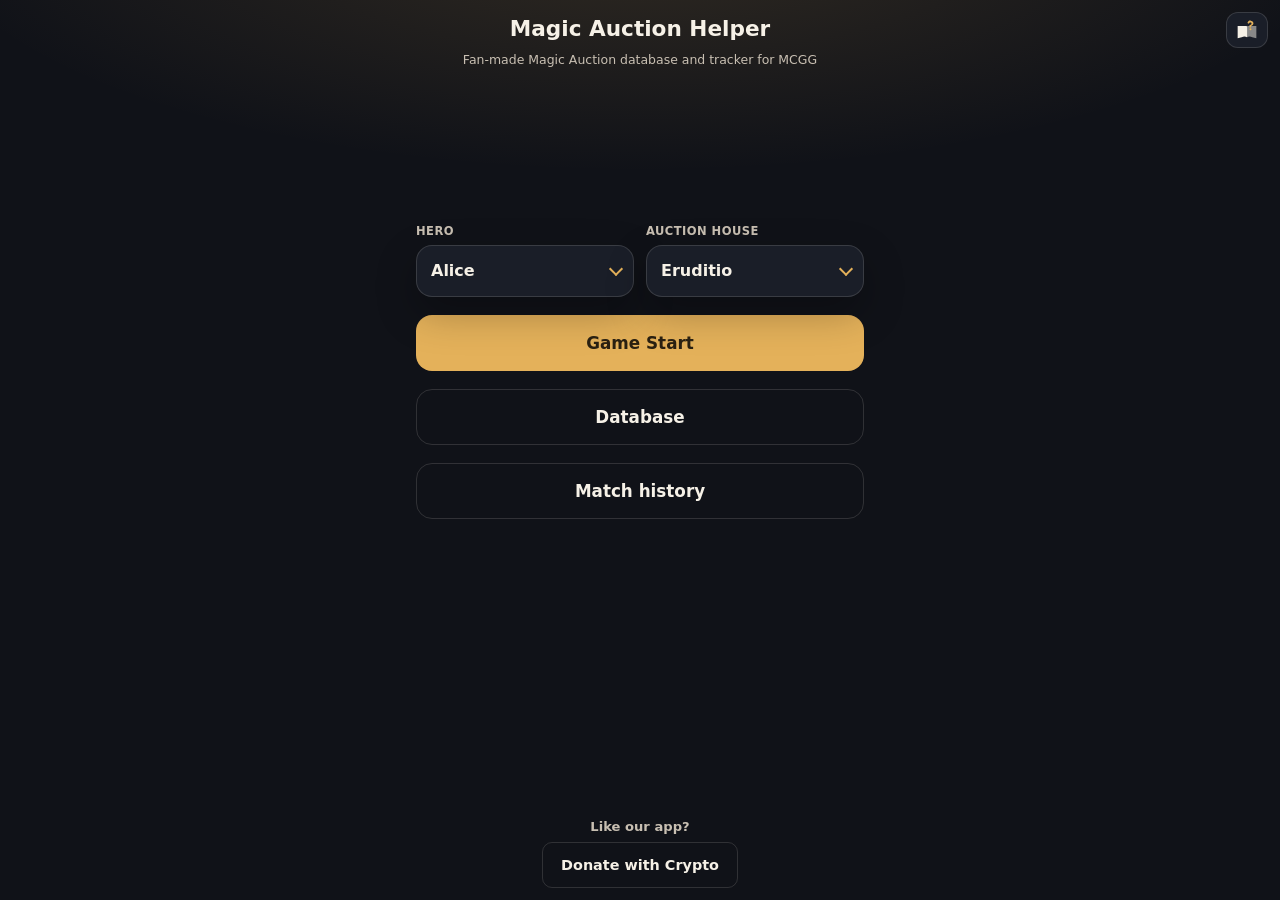
<file: index.html>
<!DOCTYPE html>
<html lang="en">
  <head>
    <meta charset="utf-8">
    <meta name="viewport" content="width=device-width, initial-scale=1, viewport-fit=cover">
    <meta name="theme-color" content="#101218">
    <meta name="description" content="Fan-made Magic Auction database and MCGG helper for Magic Chess: Go Go. Track revealed treasures, split counts by rarity, type, and size, and get a safe bet, calculated risk, and never more than.">
    <meta name="keywords" content="magic auction, magic auction database, magic auction mcgg, magic auction mcgg helper, magic auction mcgg tracker, magic auction mcgg database, magic auction helper, magic auction tracker, magic auction go go, magic chess go go, mcgg magic auction, magic auction treasure database, magic auction safe bet, magic auction match history">
    <meta name="robots" content="index, follow">
    <meta name="author" content="BM-Blake">
    <meta name="mobile-web-app-capable" content="yes">
    <meta name="apple-mobile-web-app-capable" content="yes">
    <meta name="apple-mobile-web-app-status-bar-style" content="black-translucent">
    <meta name="apple-mobile-web-app-title" content="Magic Auction Helper">
    <title>Magic Auction Database and Tracker for MCGG</title>
    <link rel="canonical" href="https://bm-blake.github.io/magic-auction-helper/">
    <meta property="og:title" content="Magic Auction Database and Tracker for MCGG">
    <meta property="og:description" content="Fan-made Magic Auction database and MCGG helper for Magic Chess: Go Go. Track a round, split revealed counts, and get a safe bet.">
    <meta property="og:type" content="website">
    <meta property="og:url" content="https://bm-blake.github.io/magic-auction-helper/">
    <meta property="og:site_name" content="Magic Auction Helper">
    <meta property="og:locale" content="en_US">
    <meta name="twitter:card" content="summary">
    <meta name="twitter:title" content="Magic Auction Database and Tracker for MCGG">
    <meta name="twitter:description" content="Fan-made Magic Auction database and MCGG helper for Magic Chess: Go Go. Track a round, split revealed counts, and get a safe bet.">
    <script type="application/ld+json">
      {
        "@context": "https://schema.org",
        "@type": "WebApplication",
        "name": "Magic Auction Helper",
        "alternateName": ["Magic Auction", "Magic Auction Database", "Magic Auction Tracker", "Magic Auction Helper", "Magic Auction MCGG", "Magic Auction MCGG Helper", "Magic Auction MCGG Tracker", "Magic Auction MCGG Database", "Magic Auction Go Go", "Magic Auction Match History"],
        "applicationCategory": "UtilitiesApplication",
        "operatingSystem": "Any",
        "url": "https://bm-blake.github.io/magic-auction-helper/",
        "description": "Fan-made Magic Auction database and MCGG helper for Magic Chess: Go Go. Track revealed treasures, split counts by rarity, type, and size, and get a safe bet, calculated risk, and never more than.",
        "isAccessibleForFree": true,
        "offers": { "@type": "Offer", "price": "0", "priceCurrency": "USD" },
        "author": { "@type": "Person", "name": "BM-Blake", "url": "https://github.com/BM-Blake" },
        "keywords": "magic auction, magic auction database, magic auction mcgg, magic auction mcgg helper, magic auction mcgg tracker, magic auction mcgg database, magic auction helper, magic auction tracker, magic auction go go, magic chess go go, mcgg magic auction, magic auction treasure database, magic auction safe bet, magic auction match history"
      }
    </script>
    <link rel="icon" href="icon.png?v=292" type="image/png">
    <link rel="manifest" href="manifest.webmanifest">
    <link rel="stylesheet" href="styles.css?v=292">
  </head>
  <body>
    <div class="app">
      <p id="load-error" class="card error" hidden></p>

      <section id="scene-menu" class="scene scene-menu" aria-label="Main menu">
        <button type="button" id="open-manual" class="manual-btn" aria-haspopup="dialog" aria-controls="manual-dialog" aria-label="User manual">
          <svg viewBox="0 0 32 32" aria-hidden="true">
            <path fill="currentColor" d="M4.5 11.2h10.4c.7 0 1.2.5 1.2 1.2V25c-1.8-1-3.8-1.4-6.6-.2L4.5 26.2V11.2z"/>
            <path fill="currentColor" opacity=".5" d="M27.5 11.2H17.1c-.7 0-1.2.5-1.2 1.2V25c1.8-1 3.8-1.4 6.6-.2l5 1.4V11.2z"/>
            <path fill="var(--gold)" d="M20.2 4.6c2.2 0 3.7 1.35 3.7 3.05 0 1.4-.8 2.35-2.2 3l-.7.35V13h-1.95v-2.7l1.45-.75c.7-.38 1.1-.9 1.1-1.5 0-.75-.6-1.3-1.35-1.3-1 0-1.6.55-1.85 1.45l-1.9-.7c.55-2.05 2.2-3.4 3.7-3.4z"/>
            <circle cx="20.25" cy="15.15" r="1.2" fill="var(--gold)"/>
          </svg>
        </button>
        <h1 class="app-title"><span class="app-name">Magic Auction Helper</span><span>Fan-made Magic Auction database and tracker for MCGG</span></h1>
        <div class="menu-picks">
          <div class="pick">
            <p class="pick-title" id="hero-label">Hero</p>
            <div class="house-picker" id="hero-picker" data-picker="hero">
              <select id="hero" class="visually-hidden" tabindex="-1" aria-hidden="true"></select>
              <button type="button" id="hero-toggle" class="house-toggle" aria-haspopup="listbox" aria-expanded="false" aria-controls="hero-menu" aria-labelledby="hero-label hero-current">
                <span id="hero-current"></span>
              </button>
              <ul id="hero-menu" class="house-menu" role="listbox" aria-labelledby="hero-label" hidden></ul>
            </div>
          </div>
          <div class="pick">
            <p class="pick-title" id="house-label">Auction house</p>
            <div class="house-picker" id="house-picker" data-picker="house">
              <select id="house" class="visually-hidden" tabindex="-1" aria-hidden="true"></select>
              <button type="button" id="house-toggle" class="house-toggle" aria-haspopup="listbox" aria-expanded="false" aria-controls="house-menu" aria-labelledby="house-label house-current">
                <span id="house-current"></span>
              </button>
              <ul id="house-menu" class="house-menu" role="listbox" aria-labelledby="house-label" hidden></ul>
            </div>
          </div>
        </div>
        <button type="button" id="game-start" class="menu-btn">Game Start</button>
        <button type="button" id="open-database" class="menu-btn menu-btn-secondary">Database</button>
        <button type="button" id="open-history" class="menu-btn menu-btn-secondary">Match history</button>
        <div class="support">
          <p class="support-prompt">Like our app?</p>
          <div class="support-actions">
            <script type="text/javascript" src="https://cdnjs.buymeacoffee.com/1.0.0/button.prod.min.js" data-name="bmc-button" data-slug="magicauctionhelper" data-color="#FFDD00" data-emoji="" data-font="Cookie" data-text="Buy me a coffee" data-outline-color="#000000" data-font-color="#000000" data-coffee-color="#ffffff"></script>
            <button type="button" id="crypto-open" class="support-crypto" aria-haspopup="dialog" aria-controls="crypto-dialog">Donate with Crypto</button>
          </div>
        </div>
      </section>

      <section id="scene-database" class="scene scene-database" hidden>
        <div class="database-head">
          <div class="title-row">
            <h1 class="house-name">Magic Auction Database</h1>
            <button type="button" id="close-database" class="ghost">Back</button>
          </div>
          <label class="field database-search">
            <span>Search</span>
            <input id="database-query" type="search" placeholder="Treasure name" enterkeyhint="search" autocomplete="off">
          </label>
          <div class="database-filter-row">
            <button type="button" class="detail-cat-btn" data-database-toggle="rarity" aria-expanded="false" aria-controls="database-rarities">
              <span>Rarity</span>
              <span class="count" data-database-value="rarity">Any</span>
            </button>
            <button type="button" class="detail-cat-btn" data-database-toggle="type" aria-expanded="false" aria-controls="database-types">
              <span>Type</span>
              <span class="count" data-database-value="type">Any</span>
            </button>
            <button type="button" class="detail-cat-btn" data-database-toggle="size" aria-expanded="false" aria-controls="database-sizes">
              <span>Size</span>
              <span class="count" data-database-value="size">Any</span>
            </button>
          </div>
          <div id="database-rarities" class="chips database-choices" hidden></div>
          <div id="database-types" class="chips database-choices" hidden></div>
          <div id="database-sizes" class="chips database-sizes database-choices" hidden></div>
          <div class="database-bar">
            <p id="database-count" class="hint"></p>
            <div class="database-sort">
              <span id="database-sort-label">Sort</span>
              <div class="database-sort-picker">
                <button type="button" id="database-sort-toggle" class="database-sort-toggle" aria-haspopup="listbox" aria-expanded="false" aria-controls="database-sort-menu" aria-labelledby="database-sort-label database-sort-current">
                  <span id="database-sort-current">High price</span>
                </button>
                <ul id="database-sort-menu" class="database-sort-menu" role="listbox" aria-labelledby="database-sort-label" hidden>
                  <li role="none"><button type="button" role="option" data-sort="rarity">Rarity</button></li>
                  <li role="none"><button type="button" role="option" data-sort="name">Name</button></li>
                  <li role="none"><button type="button" role="option" data-sort="price-asc">Low price</button></li>
                  <li role="none"><button type="button" role="option" data-sort="price-desc" aria-selected="true">High price</button></li>
                </ul>
              </div>
            </div>
          </div>
        </div>
        <ul id="database-list" class="database-list"></ul>
        <p id="database-empty" class="hint" hidden>No treasures match.</p>
      </section>

      <section id="scene-history" class="scene scene-history" hidden>
        <div class="title-row">
          <h1 class="house-name">Match history</h1>
          <button type="button" id="close-history" class="ghost">Back</button>
        </div>
        <p class="hint">End game saves the round here, with the recommendation prices and the result you enter.</p>
        <p id="match-empty" class="empty" hidden>No matches yet.</p>
        <ul id="match-list" class="match-list"></ul>
      </section>

      <section id="scene-tracker" class="scene scene-tracker" hidden>
      <div id="game-bar">
        <div class="title-row">
          <p id="house-name" class="house-name"></p>
          <button type="button" id="end-game" class="ghost">End game</button>
        </div>
        <p id="network" class="status" hidden></p>
        <section class="worth" aria-live="polite">
          <div class="worth-figure">
            <p class="worth-label">Estimate worth</p>
            <p id="worth-range" class="worth-range">0</p>
          </div>
          <div class="bid-levels">
            <p class="worth-label">Recommendations</p>
            <div class="worth-figure">
              <p class="worth-label">Safe bet</p>
              <p id="recommended-bid" class="worth-range">0</p>
            </div>
            <div class="worth-figure">
              <p class="worth-label">Calculated risk</p>
              <p id="bid-risk" class="worth-range">0</p>
            </div>
            <div class="worth-figure">
              <p class="worth-label">Never more than</p>
              <p id="bid-cap" class="worth-range">0</p>
            </div>
          </div>
        </section>
        <div class="known-picker" id="known-picker">
          <p class="worth-label" id="known-label">Item list</p>
          <button type="button" id="known-toggle" class="house-toggle" aria-haspopup="listbox" aria-expanded="false" aria-controls="known-menu" aria-labelledby="known-label known-current">
            <span id="known-current">None yet</span>
          </button>
          <ul id="known-menu" class="house-menu known-menu" role="listbox" aria-labelledby="known-label" hidden></ul>
        </div>
      </div>

      <main id="game-main">

        <section class="card" aria-labelledby="info-heading">
          <h2 id="info-heading">Available information</h2>

          <div class="exact">
            <p class="worth-label">Total treasures</p>
            <div class="exact-line">
              <p id="treasure-total" class="exact-total">0</p>
              <button type="button" id="treasure-max" class="text-btn" hidden>Max</button>
            </div>
          </div>

          <div class="exact">
            <p class="worth-label">Known total</p>
            <p id="exact-total" class="exact-total">0</p>
          </div>

          <p id="info-empty" class="empty">Nothing revealed yet.</p>

          <fieldset id="rarity-group" hidden>
            <legend>
              <span>Rarity</span>
              <span id="rarity-known" class="rarity-known"></span>
              <span id="rarity-open" class="rarity-open" hidden></span>
            </legend>
            <div id="rarities" class="chips" role="group" aria-label="Revealed rarities"></div>
          </fieldset>

          <fieldset id="type-group" hidden>
            <legend>Type</legend>
            <div id="types" class="chips" role="group" aria-label="Revealed types"></div>
          </fieldset>

          <fieldset id="size-group" hidden>
            <legend>Size</legend>
            <div id="sizes" class="chips" role="group" aria-label="Revealed sizes"></div>
          </fieldset>

          <div id="detail" class="detail" hidden>
            <h3 id="detail-title"></h3>
            <p id="detail-empty" class="empty" hidden>None listed yet.</p>
            <ul id="detail-list" class="detail-list"></ul>
          </div>
        </section>
      </main>
      </section>
    </div>

    <button type="button" id="fab" class="fab" aria-label="Add information" hidden>+</button>
    <form id="sheet" class="sheet" hidden>
      <div class="sheet-top">
        <div class="form-head">
          <h2>Add information</h2>
          <button type="button" id="close-sheet" class="text-btn">Close</button>
        </div>
        <p class="hint">Each count adds that many treasures.</p>
      </div>
      <div id="groups"></div>
      <button type="button" id="add-group" class="add-another">Add another</button>
      <p id="form-error" class="form-error" role="alert" hidden></p>
      <button type="submit" class="primary">Add</button>
    </form>
    <dialog id="manual-dialog" class="manual-dialog" aria-labelledby="manual-title">
      <div class="form-head">
        <h2 id="manual-title">User manual</h2>
        <button type="button" id="close-manual" class="text-btn">Close</button>
      </div>
      <div class="manual-body">
        <div class="manual-item">
          <button type="button" class="manual-toggle" aria-expanded="false" aria-controls="manual-start">
            <span>Start a game</span>
            <span class="manual-arrow" aria-hidden="true"></span>
          </button>
          <div id="manual-start" class="manual-panel" hidden>
            <p>Choose a hero and an auction house, then tap Game Start. End game saves the round to Match history when it has treasures or a total, then clears the treasures and keeps your hero and house.</p>
          </div>
        </div>
        <div class="manual-item">
          <button type="button" class="manual-toggle" aria-expanded="false" aria-controls="manual-add">
            <span>Adding treasures</span>
            <span class="manual-arrow" aria-hidden="true"></span>
          </button>
          <div id="manual-add" class="manual-panel" hidden>
            <p>Tap + to add information. Known count adds that many treasures. Open rarity, type, or size and use the up and down arrows beside each count to split that count across different values, the same way the information card does. Max replaces that category's maximum. A lower maximum removes treasures that have only that category until the listed count matches. It is refused when a treasure that already has another property would have to be removed. Both replaces the listed count and the maximum with the new number, using that same rule. A maximum with no rarity, type, or size sets the treasure total and keeps Max on. You cannot add treasures past that total. Max beside Total treasures saves the current count as the treasure total, and tapping it again clears that one.</p>
          </div>
        </div>
        <div class="manual-item">
          <button type="button" class="manual-toggle" aria-expanded="false" aria-controls="manual-heroes">
            <span>Heroes</span>
            <span class="manual-arrow" aria-hidden="true"></span>
          </button>
          <div id="manual-heroes" class="manual-panel" hidden>
            <div class="manual-item manual-sub">
              <button type="button" class="manual-toggle" aria-expanded="false" aria-controls="manual-johnson">
                <span>Johnson</span>
                <span class="manual-arrow" aria-hidden="true"></span>
              </button>
              <div id="manual-johnson" class="manual-panel" hidden>
                <p>The first time you add information as Johnson, gray, green, and blue share one card. Each number is how many there are, and their maximum. You can remove that card.</p>
              </div>
            </div>
            <div class="manual-item manual-sub">
              <button type="button" class="manual-toggle" aria-expanded="false" aria-controls="manual-vale">
                <span>Vale</span>
                <span class="manual-arrow" aria-hidden="true"></span>
              </button>
              <div id="manual-vale" class="manual-panel" hidden>
                <p>Each time you add information as Vale, Updraft offers the next color: gray, then green, then blue, then purple. The number is how many there are, and their maximum. A treasure of that color that already has a size counts toward the number, so the sizes cover the rest. One that has a type and no size gets its own size. A treasure with no color can be chosen when it is this color. You can remove that card. After purple, adding returns to the normal card.</p>
              </div>
            </div>
          </div>
        </div>
        <div class="manual-item">
          <button type="button" class="manual-toggle" aria-expanded="false" aria-controls="manual-read">
            <span>Read what you have</span>
            <span class="manual-arrow" aria-hidden="true"></span>
          </button>
          <div id="manual-read" class="manual-panel" hidden>
            <p>A chip appears when that rarity, type, or size has a listed treasure, or a maximum above zero. Tap it to open those treasures. With two or more, the other categories stay available above the list. One treasure opens on its own. A count shows as listed/maximum. Unknown holds treasures that are still missing that fact. You cannot add more of a category than its maximum.</p>
          </div>
        </div>
        <div class="manual-item">
          <button type="button" class="manual-toggle" aria-expanded="false" aria-controls="manual-worth">
            <span>Worth and bids</span>
            <span class="manual-arrow" aria-hidden="true"></span>
          </button>
          <div id="manual-worth" class="manual-panel" hidden>
            <p>Estimate worth is a range from the treasure catalog, and its top stops at the house's usual value for a whole pool. Safe bet is the cheapest the whole pool can be, so winning at or under it can't lose coins. It gives every listed treasure, every treasure a color maximum still needs, and the rest of the treasure total the cheapest catalog treasure each can still be. Each catalog treasure is used once. Calculated risk and Never more than are 80% of a worth where known prices count in full. Every other treasure adds half the average price of what can still fill its slot for Calculated risk, and the average price for Never more than. Listed treasures that already fill a maximum do not raise that price. A maximum with nothing listed still leaves that color, type, or size out. A listed treasure with no color fills a color that has a maximum first, cheapest color first. A remainder that can only be gold or red uses half the average of every gold and red treasure for Calculated risk, and the average for Never more than. Anything left with more than one open color uses the sum of each open color's price, divided by the weights gray 32, green 16, blue 8, purple 4, gold 2, and red 1. A color, type, or size that cannot appear is left out. That worth stops at the house's usual pool value, and neither price goes below Safe bet. They stay at 0 until this game has a treasure, a total, or a maximum. For a house with logged match totals, before this game's treasure total is known, all three prices use the lowest logged count.</p>
          </div>
        </div>
        <div class="manual-item">
          <button type="button" class="manual-toggle" aria-expanded="false" aria-controls="manual-history">
            <span>Match history</span>
            <span class="manual-arrow" aria-hidden="true"></span>
          </button>
          <div id="manual-history" class="manual-panel" hidden>
            <p>Match history keeps each finished round on this device, including the recommendation prices. End game asks for the pool value, the winning bid, and whether you won, and each one is optional. The card shows the pool value as the reward, the winning bid as the final cost, and the profit or loss. With a pool value, each price shows the profit or loss of winning at that price. Remove drops one round from the history.</p>
          </div>
        </div>
        <div class="manual-item">
          <button type="button" class="manual-toggle" aria-expanded="false" aria-controls="manual-database">
            <span>Database</span>
            <span class="manual-arrow" aria-hidden="true"></span>
          </button>
          <div id="manual-database" class="manual-panel" hidden>
            <p>Database lists the catalog. Search by treasure name, and filter by rarity, type, and size. Tap a filter to open it, and tap the same choice again to clear it.</p>
          </div>
        </div>
        <p class="manual-note">Your game stays on this device. After the first online visit, the page keeps working offline.</p>
      </div>
    </dialog>
    <dialog id="crypto-dialog" class="crypto-dialog" aria-labelledby="crypto-title">
      <div class="form-head">
        <h2 id="crypto-title">Donate with Crypto</h2>
        <button type="button" id="close-crypto" class="text-btn">Close</button>
      </div>
      <p class="hint">Copy an address and send from the matching network.</p>
      <ul class="crypto-list">
        <li>
          <div class="crypto-row">
            <span class="crypto-chain">Multi-chain <span class="crypto-nets">(BSC, ETH, BASE, POLYGON, OP)</span></span>
            <button type="button" class="text-btn crypto-copy" data-copy="0x4cD13d89468Cc85c19C990A48506595Db459b9a7">Copy</button>
          </div>
          <code class="crypto-address">0x4cD13d89468Cc85c19C990A48506595Db459b9a7</code>
        </li>
        <li>
          <div class="crypto-row">
            <span class="crypto-chain">Bitcoin</span>
            <button type="button" class="text-btn crypto-copy" data-copy="bc1qe8lq6w023t86fg4kva57a8luwnvglnpt7stqve">Copy</button>
          </div>
          <code class="crypto-address">bc1qe8lq6w023t86fg4kva57a8luwnvglnpt7stqve</code>
        </li>
        <li>
          <div class="crypto-row">
            <span class="crypto-chain">Solana</span>
            <button type="button" class="text-btn crypto-copy" data-copy="BVWZjD2Nvy72tcyRZCuRkTUzhUhKM843ktghBbH4DaVr">Copy</button>
          </div>
          <code class="crypto-address">BVWZjD2Nvy72tcyRZCuRkTUzhUhKM843ktghBbH4DaVr</code>
        </li>
        <li>
          <div class="crypto-row">
            <span class="crypto-chain">Tron</span>
            <button type="button" class="text-btn crypto-copy" data-copy="TQCrKs7QGdeLT6Cpi92Lnk6mKSSa1vW6EM">Copy</button>
          </div>
          <code class="crypto-address">TQCrKs7QGdeLT6Cpi92Lnk6mKSSa1vW6EM</code>
        </li>
      </ul>
    </dialog>
    <dialog id="end-dialog" class="end-dialog" aria-labelledby="end-title">
      <form id="end-form" novalidate>
        <div class="form-head">
          <h2 id="end-title">End game</h2>
          <button type="button" id="close-end" class="text-btn">Cancel</button>
        </div>
        <p class="hint">This round is saved to Match history and the board is cleared. Fill in the result from the game's end screen, or leave it blank.</p>
        <label class="field">
          <span>Pool value</span>
          <input id="end-value" inputmode="text" autocomplete="off" enterkeyhint="next" placeholder="Optional, such as 450k">
        </label>
        <label class="field">
          <span>Winning bid</span>
          <input id="end-bid" inputmode="text" autocomplete="off" enterkeyhint="done" placeholder="Optional, such as 300k">
        </label>
        <div class="field">
          <span id="end-won-label">Did you win?</span>
          <div class="end-won" role="group" aria-labelledby="end-won-label">
            <button type="button" class="ghost" data-won="yes" aria-pressed="false">Yes</button>
            <button type="button" class="ghost" data-won="no" aria-pressed="false">No</button>
          </div>
        </div>
        <p id="end-error" class="form-error" role="alert" hidden></p>
        <button type="submit" class="primary">End game</button>
      </form>
    </dialog>
    <script data-goatcounter="https://blake.goatcounter.com/count" async src="https://gc.zgo.at/count.js"></script>
    <script src="app.js?v=292"></script>
  </body>
</html>
</file>
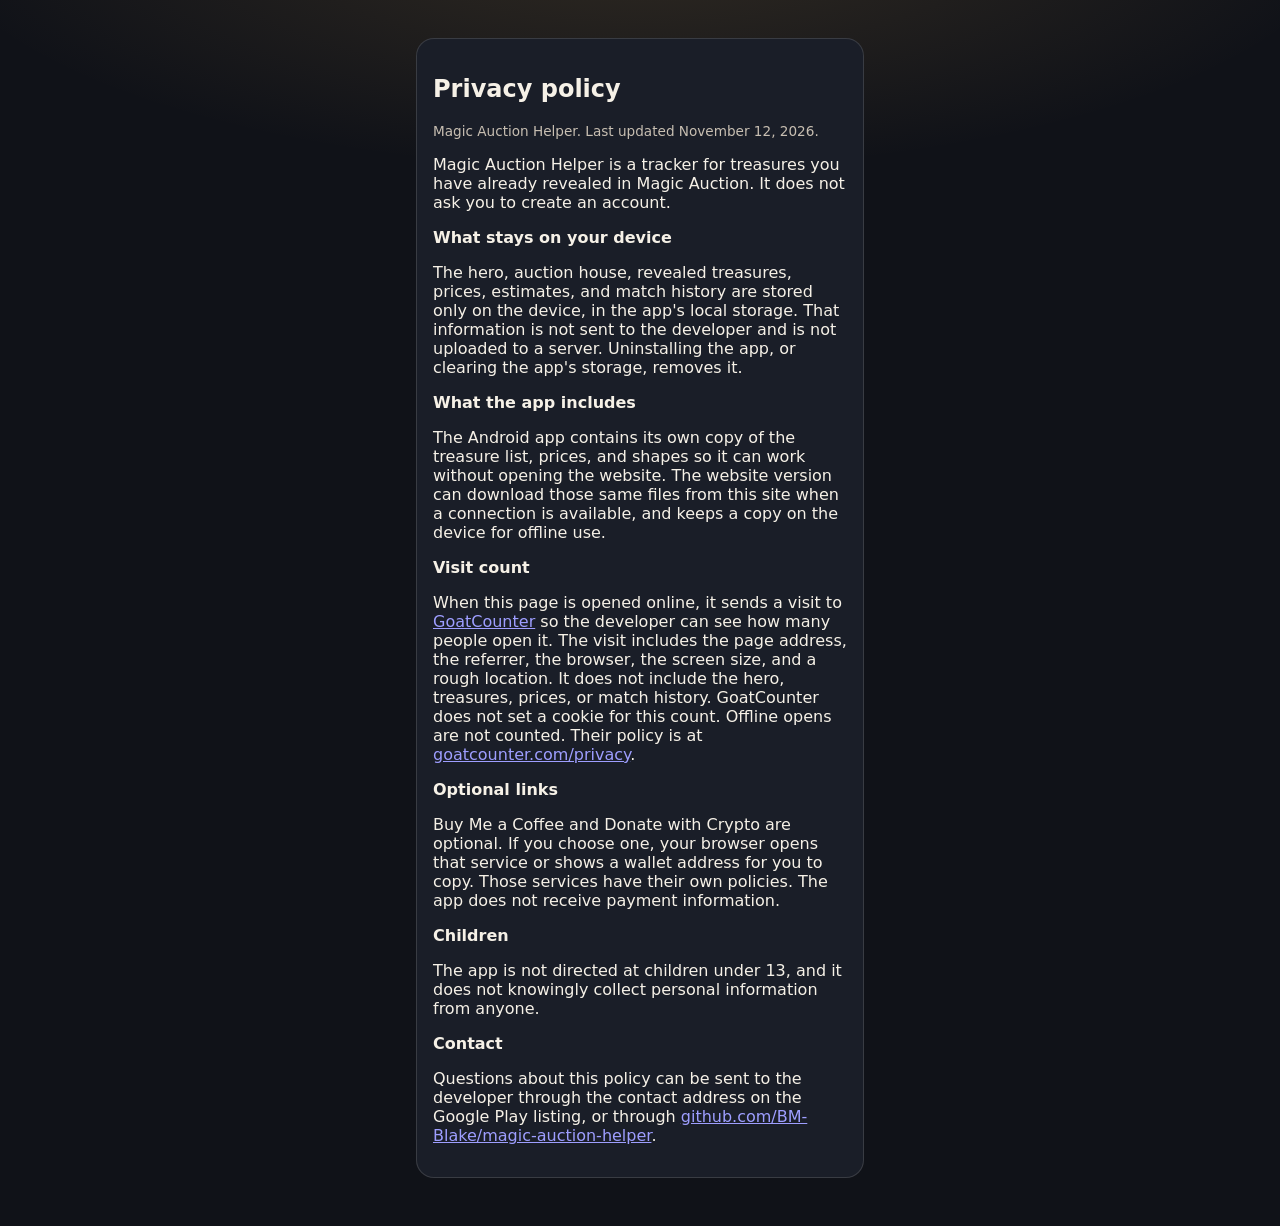
<file: privacy.html>
<!DOCTYPE html>
<html lang="en">
  <head>
    <meta charset="utf-8">
    <meta name="viewport" content="width=device-width, initial-scale=1">
    <title>Privacy policy — Magic Auction Helper</title>
    <meta name="description" content="Privacy policy for Magic Auction Helper, a fan-made Magic Auction database and MCGG helper. Match history stays on your device.">
    <meta name="robots" content="index, follow">
    <link rel="canonical" href="https://bm-blake.github.io/magic-auction-helper/privacy.html">
    <meta property="og:title" content="Privacy policy — Magic Auction Helper">
    <meta property="og:description" content="Privacy policy for Magic Auction Helper, a fan-made Magic Auction database and MCGG helper. Match history stays on your device.">
    <meta property="og:type" content="website">
    <meta property="og:url" content="https://bm-blake.github.io/magic-auction-helper/privacy.html">
    <meta property="og:site_name" content="Magic Auction Helper">
    <meta name="twitter:card" content="summary">
    <meta name="twitter:title" content="Privacy policy — Magic Auction Helper">
    <meta name="twitter:description" content="Privacy policy for Magic Auction Helper, a fan-made Magic Auction database and MCGG helper. Match history stays on your device.">
    <link rel="stylesheet" href="styles.css?v=141">
  </head>
  <body>
    <main class="app" style="padding: 24px 16px 48px;">
      <article class="card">
        <h1>Privacy policy</h1>
        <p class="hint">Magic Auction Helper. Last updated November 12, 2026.</p>
        <p>Magic Auction Helper is a tracker for treasures you have already revealed in Magic Auction. It does not ask you to create an account.</p>
        <h2>What stays on your device</h2>
        <p>The hero, auction house, revealed treasures, prices, estimates, and match history are stored only on the device, in the app's local storage. That information is not sent to the developer and is not uploaded to a server. Uninstalling the app, or clearing the app's storage, removes it.</p>
        <h2>What the app includes</h2>
        <p>The Android app contains its own copy of the treasure list, prices, and shapes so it can work without opening the website. The website version can download those same files from this site when a connection is available, and keeps a copy on the device for offline use.</p>
        <h2>Visit count</h2>
        <p>When this page is opened online, it sends a visit to <a href="https://www.goatcounter.com/">GoatCounter</a> so the developer can see how many people open it. The visit includes the page address, the referrer, the browser, the screen size, and a rough location. It does not include the hero, treasures, prices, or match history. GoatCounter does not set a cookie for this count. Offline opens are not counted. Their policy is at <a href="https://www.goatcounter.com/privacy">goatcounter.com/privacy</a>.</p>
        <h2>Optional links</h2>
        <p>Buy Me a Coffee and Donate with Crypto are optional. If you choose one, your browser opens that service or shows a wallet address for you to copy. Those services have their own policies. The app does not receive payment information.</p>
        <h2>Children</h2>
        <p>The app is not directed at children under 13, and it does not knowingly collect personal information from anyone.</p>
        <h2>Contact</h2>
        <p>Questions about this policy can be sent to the developer through the contact address on the Google Play listing, or through <a href="https://github.com/BM-Blake/magic-auction-helper">github.com/BM-Blake/magic-auction-helper</a>.</p>
      </article>
    </main>
  </body>
</html>
</file>
<file: styles.css>
:root {
  color-scheme: dark;
  --bg: #101218;
  --raise: #1a1e28;
  --raise-2: #232836;
  --line: rgba(246, 241, 231, 0.14);
  --text: #f6f1e7;
  --muted: #c8bfb2;
  --gold: #e4b15a;
  --gold-ink: #2a2112;
  --danger: #ffb4a8;
  --shadow: 0 16px 40px rgba(0, 0, 0, 0.28);
  --safe-top: env(safe-area-inset-top, 0px);
  --safe-bottom: env(safe-area-inset-bottom, 0px);
  font-family: "Segoe UI", system-ui, sans-serif;
}

* { box-sizing: border-box; }

body {
  margin: 0;
  min-height: 100vh;
  background:
    radial-gradient(1200px 420px at 50% -80px, rgba(228, 177, 90, 0.16), transparent 60%),
    var(--bg);
  color: var(--text);
}

button,
input,
select { font: inherit; color: inherit; }

button { cursor: pointer; }

.app {
  width: min(480px, 100%);
  margin: 0 auto;
  padding: calc(16px + var(--safe-top)) 16px calc(96px + var(--safe-bottom));
}

.app:has(#scene-menu:not([hidden])) {
  padding-bottom: calc(16px + var(--safe-bottom));
}

.scene[hidden] { display: none !important; }

.scene-menu {
  position: relative;
  display: flex;
  flex-direction: column;
  align-items: stretch;
  justify-content: center;
  gap: 18px;
  min-height: calc(100vh - 32px - var(--safe-top) - var(--safe-bottom));
  padding-bottom: 156px;
}

.scene-tracker #game-bar {
  position: sticky;
  top: 0;
  z-index: 2;
  margin: calc(-16px - var(--safe-top)) -16px 0;
  padding: calc(16px + var(--safe-top)) 16px 16px;
  background: var(--bg);
}

.manual-btn {
  position: fixed;
  z-index: 3;
  top: calc(12px + var(--safe-top));
  right: calc(12px + env(safe-area-inset-right, 0px));
  display: grid;
  place-items: center;
  width: 42px;
  height: 36px;
  padding: 0;
  border: 1px solid var(--line);
  border-radius: 12px;
  background: var(--raise);
  color: var(--text);
}

.manual-btn svg {
  width: 26px;
  height: 26px;
  display: block;
}

.manual-btn:hover { background: var(--raise-2); }

.app-name {
  display: block;
  margin-top: 0;
  padding: 0 48px;
  color: var(--text);
}

.app-title {
  position: absolute;
  top: 0;
  left: 0;
  right: 0;
  margin: 0;
  font-size: 1.35rem;
  font-weight: 650;
  line-height: 1.2;
  text-align: center;
}

.app-title > span:last-child {
  display: block;
  margin-top: 10px;
  color: var(--muted);
  font-size: 0.78rem;
  font-weight: 500;
  line-height: 1.3;
}

.menu-picks {
  display: grid;
  grid-template-columns: 1fr 1fr;
  gap: 12px;
  align-items: start;
}

.pick-title {
  margin: 0 0 6px;
  color: var(--muted);
  font-size: 0.72rem;
  font-weight: 650;
  letter-spacing: 0.04em;
  line-height: 1.2;
  text-align: left;
  text-transform: uppercase;
}

.house-picker {
  position: relative;
  width: 100%;
}

.house-toggle {
  display: flex;
  align-items: center;
  justify-content: space-between;
  gap: 8px;
  width: 100%;
  min-height: 52px;
  padding: 0 12px 0 14px;
  border: 1px solid var(--line);
  border-radius: 16px;
  background: var(--raise);
  color: var(--text);
  font-size: 1rem;
  font-weight: 650;
  box-shadow: var(--shadow);
}

.house-toggle > span {
  min-width: 0;
  overflow: hidden;
  text-overflow: ellipsis;
  white-space: nowrap;
}

.house-toggle::after {
  content: "";
  flex: 0 0 auto;
  width: 8px;
  height: 8px;
  margin-top: -4px;
  border-right: 2px solid var(--gold);
  border-bottom: 2px solid var(--gold);
  transform: rotate(45deg);
}

.house-toggle[aria-expanded="true"] {
  border-color: var(--gold);
}

.house-toggle[aria-expanded="true"]::after {
  margin-top: 4px;
  transform: rotate(225deg);
}

.house-menu {
  position: absolute;
  z-index: 4;
  top: calc(100% + 8px);
  left: 0;
  width: calc(200% + 12px);
  margin: 0;
  padding: 6px;
  list-style: none;
  border: 1px solid var(--line);
  border-radius: 16px;
  background: #161922;
  box-shadow: var(--shadow);
  max-height: 280px;
  overflow-y: auto;
}

#house-menu {
  left: auto;
  right: 0;
}

.house-option {
  display: flex;
  align-items: center;
  min-height: 44px;
  padding: 8px 12px;
  border-radius: 12px;
  color: var(--text);
  font-size: 1.05rem;
  font-weight: 650;
  cursor: pointer;
}

.house-option[aria-selected="true"] {
  background: var(--gold);
  color: var(--gold-ink);
}

.house-option:hover,
.house-option:focus-visible {
  background: var(--raise-2);
}

.house-option[aria-selected="true"]:hover,
.house-option[aria-selected="true"]:focus-visible {
  background: var(--gold);
  filter: brightness(1.06);
}

.house-name {
  margin: 0;
  min-width: 0;
  font-size: 1.35rem;
  font-weight: 650;
  line-height: 1.1;
}

.menu-btn {
  width: 100%;
  min-height: 56px;
  border: 0;
  border-radius: 16px;
  background: var(--gold);
  color: var(--gold-ink);
  font-size: 1.05rem;
  font-weight: 700;
}

.menu-btn:hover { filter: brightness(1.05); }

.menu-btn-secondary {
  background: transparent;
  color: var(--text);
  border: 1px solid var(--line);
}

.menu-btn:disabled {
  opacity: 0.35;
}

.match-list {
  display: flex;
  flex-direction: column;
  gap: 10px;
  margin: 14px 0 0;
  padding: 0;
  list-style: none;
}

.match-card {
  border: 1px solid var(--line);
  border-radius: 14px;
  background: var(--raise);
}

.match-open {
  display: flex;
  flex-wrap: wrap;
  align-items: center;
  gap: 6px 10px;
  width: 100%;
  padding: 12px;
  border: 0;
  background: transparent;
  color: inherit;
  text-align: left;
}

.match-title { font-weight: 650; }

.match-open .detail-arrow { margin-left: auto; }

.match-card.is-open .detail-arrow {
  margin-top: -3px;
  transform: rotate(45deg);
}

.match-meta {
  flex-basis: 100%;
  color: var(--muted);
  font-size: 0.85rem;
}

.match-detail { padding: 0 12px 12px; }

.match-detail p { margin: 0 0 8px; }

.match-items {
  margin: 0 0 10px;
  padding-left: 18px;
}

.scene-history .hint { margin-top: 8px; }

.support {
  position: fixed;
  z-index: 1;
  left: max(16px, calc(50% - 240px + 16px));
  right: max(16px, calc(50% - 240px + 16px));
  bottom: calc(12px + var(--safe-bottom));
  display: flex;
  flex-direction: column;
  align-items: center;
  gap: 8px;
}

.support-prompt {
  margin: 0;
  color: var(--muted);
  font-size: 0.82rem;
  font-weight: 650;
}

.support-actions {
  display: flex;
  flex-direction: column;
  align-items: stretch;
  gap: 8px;
  width: max-content;
  max-width: 100%;
}

.support-actions .bmc-btn-container {
  display: flex;
  justify-content: center;
  zoom: 0.82;
}

.support-crypto {
  display: flex;
  align-items: center;
  justify-content: center;
  min-height: 46px;
  padding: 0 18px;
  border: 1px solid var(--line);
  border-radius: 10px;
  background: transparent;
  color: var(--text);
  font-size: 0.9rem;
  font-weight: 700;
}

.support-crypto:hover { filter: brightness(1.05); }

.database-head {
  position: sticky;
  top: 0;
  z-index: 2;
  margin: calc(-16px - var(--safe-top)) -16px 0;
  padding: calc(16px + var(--safe-top)) 16px 8px;
  background: var(--bg);
}

.database-search {
  margin-top: 4px;
  margin-bottom: 16px;
}

.database-search input {
  background: var(--raise);
  border-radius: 14px;
}

.database-filter-row {
  display: grid;
  grid-template-columns: repeat(3, minmax(0, 1fr));
  gap: 10px;
}

.detail-cat-btn {
  display: flex;
  align-items: center;
  justify-content: space-between;
  gap: 8px;
  width: 100%;
  border: 1px solid var(--line);
  background: var(--bg);
  color: inherit;
  font: inherit;
}

.database-filter-row .detail-cat-btn {
  flex-direction: column;
  justify-content: center;
  gap: 1px;
  min-width: 0;
  min-height: 48px;
  padding: 4px 6px;
  border-radius: 12px;
  background: var(--raise);
}

.database-filter-row .detail-cat-btn:hover { background: var(--raise-2); }

.database-filter-row .detail-cat-btn > span:first-child {
  color: var(--muted);
  font-size: 0.62rem;
  font-weight: 650;
  letter-spacing: 0.06em;
  text-transform: uppercase;
}

.database-filter-row .detail-cat-btn .count {
  min-width: 0;
  max-width: 100%;
  padding: 0;
  border-radius: 0;
  background: transparent;
  color: var(--text);
  font-size: 0.82rem;
  font-weight: 650;
  overflow: hidden;
  text-overflow: ellipsis;
  white-space: nowrap;
}

.database-filter-row .detail-cat-btn.is-open {
  border-color: var(--gold);
  background: var(--raise-2);
}

.database-choices { margin-top: 8px; }

.database-choices[hidden] { display: none; }

.database-sizes .chip {
  min-height: 36px;
  padding: 0 10px;
  font-size: 0.85rem;
}

.database-bar {
  display: flex;
  align-items: center;
  justify-content: space-between;
  gap: 12px;
  margin-top: 8px;
}

.database-bar .hint { margin-top: 0; }

.database-sort {
  display: flex;
  align-items: center;
  gap: 8px;
  margin: 0;
  color: var(--muted);
  font-size: 0.72rem;
  font-weight: 650;
  letter-spacing: 0.04em;
  text-transform: uppercase;
}

.database-sort-picker { position: relative; }

.database-sort-toggle {
  display: flex;
  align-items: center;
  gap: 6px;
  padding: 0;
  border: 0;
  background: transparent;
  color: var(--text);
  font: inherit;
  font-size: 0.82rem;
  font-weight: 650;
  letter-spacing: 0;
  text-transform: none;
  cursor: pointer;
}

.database-sort-toggle::after {
  content: "";
  width: 7px;
  height: 7px;
  margin-top: -3px;
  border-right: 2px solid var(--muted);
  border-bottom: 2px solid var(--muted);
  transform: rotate(45deg);
}

.database-sort-menu {
  position: absolute;
  z-index: 3;
  top: calc(100% + 6px);
  right: 0;
  min-width: 132px;
  margin: 0;
  padding: 6px;
  list-style: none;
  border: 1px solid var(--line);
  border-radius: 12px;
  background: var(--raise);
  box-shadow: var(--shadow);
}

.database-sort-menu button {
  display: block;
  width: 100%;
  min-height: 36px;
  padding: 0 10px;
  border: 0;
  border-radius: 8px;
  background: transparent;
  color: var(--text);
  font: inherit;
  font-size: 0.9rem;
  font-weight: 650;
  text-align: left;
  cursor: pointer;
}

.database-sort-menu button[aria-selected="true"],
.database-sort-menu button:hover {
  background: var(--raise-2);
  color: var(--gold);
}

.database-list {
  margin: 8px 0 0;
  padding: 0;
  list-style: none;
}

.database-item {
  display: grid;
  grid-template-columns: 14px minmax(0, 1fr) auto;
  gap: 10px;
  align-items: center;
  padding: 12px 0;
  border-bottom: 1px solid var(--line);
}

.database-swatch {
  width: 14px;
  height: 14px;
  border-radius: 999px;
}

.database-name {
  display: block;
  font-weight: 650;
}

.database-meta {
  display: block;
  margin-top: 2px;
  color: var(--muted);
  font-size: 0.82rem;
}

.database-price {
  font-variant-numeric: tabular-nums;
  font-weight: 650;
}

.manual-dialog,
.crypto-dialog,
.end-dialog {
  width: min(448px, calc(100% - 32px));
  margin: auto;
  padding: 16px;
  border: 1px solid var(--line);
  border-radius: 18px;
  background: var(--raise);
  color: var(--text);
  box-shadow: var(--shadow);
}

.manual-dialog {
  max-height: min(640px, calc(100vh - 32px));
  overflow: auto;
}

.manual-dialog::backdrop,
.crypto-dialog::backdrop,
.end-dialog::backdrop {
  background: rgba(8, 10, 14, 0.72);
}

.end-dialog { padding: 0; }

.end-dialog form { padding: 16px; }

.end-dialog .hint {
  margin: 0;
  color: var(--muted);
}

.end-won {
  display: flex;
  gap: 8px;
}

.end-won .ghost { flex: 1 1 0; }

.end-won .ghost[aria-pressed="true"] {
  border-color: transparent;
  background: var(--gold);
  color: var(--gold-ink);
}

.manual-item + .manual-item { margin-top: 2px; }

.manual-toggle {
  display: flex;
  align-items: center;
  gap: 10px;
  width: 100%;
  min-height: 40px;
  padding: 6px 2px;
  border: 0;
  background: transparent;
  color: var(--text);
  font-size: 0.95rem;
  font-weight: 650;
  text-align: left;
}

.manual-arrow {
  flex: 0 0 auto;
  width: 7px;
  height: 7px;
  margin-top: -1px;
  border-right: 2px solid var(--muted);
  border-bottom: 2px solid var(--muted);
  transform: rotate(-45deg);
}

.manual-toggle[aria-expanded="true"] .manual-arrow {
  margin-top: -3px;
  transform: rotate(45deg);
}

.manual-panel { padding: 0 0 8px 18px; }

.manual-panel[hidden] { display: none; }

.manual-sub { margin-top: 0; }

.manual-sub .manual-toggle {
  min-height: 36px;
  font-size: 0.9rem;
}

.manual-body p,
.manual-note {
  margin: 0;
  color: var(--muted);
  font-size: 0.92rem;
  line-height: 1.45;
}

.manual-note { margin-top: 14px; }

.crypto-dialog .hint {
  margin: 0;
  color: var(--muted);
}

.crypto-list {
  display: flex;
  flex-direction: column;
  gap: 10px;
  margin: 14px 0 0;
  padding: 0;
  list-style: none;
}

.crypto-list li {
  padding: 12px;
  border: 1px solid var(--line);
  border-radius: 14px;
  background: var(--bg);
}

.crypto-row {
  display: flex;
  align-items: center;
  justify-content: space-between;
  gap: 8px;
}

.crypto-chain {
  font-weight: 700;
}

.crypto-nets {
  color: var(--muted);
  font-size: 0.78rem;
  font-weight: 650;
}

.crypto-address {
  display: block;
  margin-top: 8px;
  color: var(--muted);
  font-family: ui-monospace, "Cascadia Mono", Consolas, monospace;
  font-size: 0.78rem;
  line-height: 1.35;
  overflow-wrap: anywhere;
}

.crypto-copy {
  flex: 0 0 auto;
}

.title-row {
  display: flex;
  align-items: center;
  justify-content: space-between;
  gap: 12px;
  margin-bottom: 14px;
}

.ghost {
  flex: 0 0 auto;
  min-height: 40px;
  padding: 0 14px;
  border: 1px solid var(--line);
  border-radius: 999px;
  background: transparent;
}

.ghost:hover,
.chip:hover,
.minus:hover { background: var(--raise-2); }

h2 { margin: 0 0 14px; font-weight: 650; font-size: 1rem; }

.visually-hidden {
  position: absolute;
  width: 1px;
  height: 1px;
  padding: 0;
  margin: -1px;
  overflow: hidden;
  clip: rect(0, 0, 0, 0);
  white-space: nowrap;
  border: 0;
}

.status,
.hint,
.empty,
.item-meta,
.item-note {
  color: var(--muted);
}

.status {
  margin: 10px 0 0;
  padding: 8px 12px;
  border-radius: 12px;
  background: var(--raise);
}

.worth {
  display: grid;
  gap: 14px;
  margin-top: 0;
  padding: 14px 16px;
  border: 1px solid var(--line);
  border-radius: 18px;
  background: var(--raise);
  box-shadow: var(--shadow);
}

.worth-label,
.hint,
.form-error,
.empty { margin: 0; }

.worth-label {
  color: var(--muted);
  font-size: 0.78rem;
  letter-spacing: 0.06em;
  text-transform: uppercase;
}

.worth-range {
  margin: 6px 0 0;
  font-size: clamp(1.2rem, 5.4vw, 1.7rem);
  font-variant-numeric: tabular-nums;
  letter-spacing: -0.03em;
  line-height: 1.15;
  white-space: nowrap;
}

.bid-levels {
  display: grid;
  grid-template-columns: repeat(3, minmax(0, 1fr));
  gap: 10px;
}

.bid-levels > .worth-label {
  grid-column: 1 / -1;
}

.bid-levels .worth-figure .worth-label {
  min-height: 2.5em;
  font-size: 0.68rem;
  line-height: 1.25;
}

.bid-levels .worth-range {
  font-size: clamp(0.95rem, 3.6vw, 1.25rem);
}

.known-picker {
  position: relative;
  margin-top: 12px;
}

.known-picker .worth-label { margin-bottom: 6px; }

.known-menu {
  left: 0;
  width: 100%;
}

.known-menu .house-option {
  justify-content: space-between;
  gap: 12px;
}

.known-menu .house-option.is-rarity {
  color: var(--chip);
}

.known-menu .house-option.is-rarity::before {
  content: "";
  flex: 0 0 auto;
  width: 12px;
  height: 12px;
  border-radius: 50%;
  background: var(--chip);
}

.known-menu .minus {
  flex: 0 0 auto;
  width: 28px;
  height: 28px;
}

.known-name {
  flex: 1;
  min-width: 0;
  overflow: hidden;
  text-overflow: ellipsis;
  white-space: nowrap;
}

.known-price {
  flex: 0 0 auto;
  font-variant-numeric: tabular-nums;
}

#form,
.list { scroll-margin-top: 128px; }

.card {
  margin-top: 14px;
  padding: 16px;
  border: 1px solid var(--line);
  border-radius: 18px;
  background: var(--raise);
}

.card.error { color: var(--danger); }

.form-head {
  display: flex;
  align-items: center;
  justify-content: space-between;
  gap: 12px;
  margin-bottom: 14px;
}

.form-head h2 { margin: 0; }

.text-btn {
  min-height: 36px;
  padding: 0 12px;
  border: 1px solid var(--line);
  border-radius: 999px;
  background: transparent;
  color: var(--muted);
}

.text-btn:hover { background: var(--raise-2); }

fieldset {
  margin: 0 0 14px;
  padding: 0;
  border: 0;
  min-inline-size: 0;
}

legend {
  margin-bottom: 8px;
  color: var(--muted);
  font-size: 0.75rem;
  letter-spacing: 0.06em;
  text-transform: uppercase;
}

#rarity-group > legend {
  display: flex;
  flex-wrap: wrap;
  align-items: center;
  gap: 8px;
  width: 100%;
}

.rarity-known {
  color: var(--text);
  font-variant-numeric: tabular-nums;
  letter-spacing: 0;
}

.rarity-open {
  padding: 2px 8px;
  border-radius: 999px;
  background: #c9a6ff;
  color: #1c1028;
  font-weight: 700;
  letter-spacing: 0.04em;
  text-transform: uppercase;
}

.rarity-open.is-hot {
  background: linear-gradient(90deg, #e4b15a, #ff8d86);
  color: #2a100e;
  animation: rarity-flash 1.4s ease-in-out infinite;
}

@keyframes rarity-flash {
  0%, 100% { box-shadow: 0 0 0 rgba(255, 141, 134, 0); filter: brightness(1); }
  50% { box-shadow: 0 0 14px rgba(255, 141, 134, 0.9); filter: brightness(1.18); }
}

@media (prefers-reduced-motion: reduce) {
  .rarity-open.is-hot { animation: none; }
}

.chips {
  display: flex;
  flex-wrap: wrap;
  gap: 8px;
}

.chip {
  min-height: 40px;
  padding: 0 12px;
  border: 1px solid var(--line);
  border-radius: 999px;
  background: transparent;
}

.chip {
  display: inline-flex;
  align-items: center;
  justify-content: center;
  gap: 8px;
  font: inherit;
  color: inherit;
}

button.chip { cursor: pointer; }

#rarities > .chip,
.add-rarities .chip {
  flex: 1 1 calc(33.33% - 8px);
  max-width: calc(33.33% - 8px);
}

.chip-wrap {
  display: inline-flex;
  align-items: center;
  gap: 4px;
  flex: 0 0 auto;
  max-width: none;
}

.chip.is-swatch {
  width: 44px;
  min-width: 44px;
  height: 44px;
  padding: 0;
}

.add-rarities .chip.is-swatch {
  flex: 0 0 auto;
  max-width: none;
}

.chips.add-rarities:has(.chip-wrap) > .chip-wrap {
  flex: 1 1 calc((100% - 16px) / 3);
  justify-content: center;
}

.chip.is-swatch .count {
  min-width: 0;
  padding: 0;
  background: transparent;
}

.chip-adjust {
  width: 28px;
  height: 28px;
  flex: 0 0 auto;
  font-size: 1rem;
}

.add-rarities .chip,
.add-rarities .chip:hover {
  background: var(--chip);
  color: var(--chip-ink);
  border-color: transparent;
}

.add-rarities .chip[aria-pressed="true"] {
  outline: 2px solid var(--text);
  outline-offset: 2px;
}

#sizes .chip,
.add-sizes .chip { min-width: 44px; }

.chips.add-sizes:has(.chip-wrap) {
  display: grid;
  grid-template-columns: repeat(3, minmax(0, 1fr));
}

.chips.add-sizes .chip-wrap {
  min-width: 0;
  gap: 2px;
}

.chips.add-sizes .chip-wrap .chip {
  flex: 1 1 auto;
  min-width: 0;
  padding: 0 6px;
  gap: 4px;
  white-space: nowrap;
}

.chips.add-sizes .chip-wrap .count {
  min-width: 0;
  padding: 1px 4px;
}

[data-cat-panel="type"] > .chips {
  display: grid;
  grid-template-columns: repeat(2, minmax(0, 1fr));
}

[data-cat-panel="type"] > .chips > .chip-wrap {
  width: 100%;
  min-width: 0;
}

[data-cat-panel="type"] > .chips > .chip-wrap > .chip {
  flex: 1 1 auto;
  justify-content: space-between;
  min-width: 0;
}

.count {
  min-width: 1.5em;
  padding: 1px 8px;
  border-radius: 999px;
  background: color-mix(in srgb, currentColor 16%, transparent);
  font-variant-numeric: tabular-nums;
  text-align: center;
}

.chip.is-on,
.chip[aria-pressed="true"] {
  background: var(--chip, var(--gold));
  color: var(--chip-ink, var(--gold-ink));
  border-color: transparent;
}

.chip.is-on:hover,
.chip[aria-pressed="true"]:hover { background: var(--chip, var(--gold)); }

.chip.is-selected {
  outline: 2px solid var(--text);
  outline-offset: 2px;
}

.detail { margin: 10px 0 0; }

.detail h3 { margin: 0 0 8px; font-size: 1rem; }

.detail-cats {
  display: flex;
  flex-direction: column;
  gap: 0;
  margin: 0;
  padding: 0;
  list-style: none;
}

.detail-pair-row {
  display: grid;
  grid-template-columns: 1fr 1fr;
  column-gap: 12px;
}

.detail-pair-row .detail-toggle:last-child:nth-child(odd) {
  grid-column: 1 / -1;
}

.detail-toggle {
  display: flex;
  align-items: center;
  gap: 10px;
  width: 100%;
  min-height: 40px;
  padding: 6px 2px;
  border: 0;
  background: transparent;
  color: var(--text);
  font-size: 0.95rem;
  font-weight: 650;
  text-align: left;
}

.detail-arrow {
  flex: 0 0 auto;
  width: 7px;
  height: 7px;
  margin-top: -1px;
  border-right: 2px solid var(--muted);
  border-bottom: 2px solid var(--muted);
  transform: rotate(-45deg);
}

.detail-toggle[aria-expanded="true"] .detail-arrow {
  margin-top: -3px;
  transform: rotate(45deg);
}

.detail-toggle .count {
  margin-left: auto;
  color: var(--muted);
  font-variant-numeric: tabular-nums;
}

.detail-toggle:disabled {
  opacity: 0.45;
}

.detail-cat > .detail-list,
.detail-pair > .detail-list,
.detail-pair > .detail-subs,
.detail-cat > .detail-subs,
.detail-item-list {
  margin: 0 0 8px 18px;
}

.detail-subs .detail-list { margin: 0 0 8px 18px; }

.detail-sub-row {
  display: grid;
  grid-template-columns: 1fr 1fr;
  column-gap: 12px;
}

.detail-sub-row .detail-toggle {
  min-height: 36px;
  font-size: 0.9rem;
}

.cat-panel .sheet-nests { margin-top: 8px; }

.cat-panel.is-nested { margin-top: 4px; }

.detail-item-list {
  display: flex;
  flex-direction: column;
}

.detail-subitem .detail-toggle {
  min-height: 36px;
  font-size: 0.9rem;
}

.detail-subitem > .item-card { margin: 0 0 8px 18px; }

.detail-single-item { margin-top: 4px; list-style: none; }

.detail-single-item > .item-card { margin: 0; }

.item-card {
  display: grid;
  grid-template-columns: 1fr 1fr;
  gap: 8px;
  padding: 10px;
  border: 1px solid var(--line);
  border-radius: 12px;
  background: var(--bg);
}

.item-card .field { margin-top: 0; }

.item-card .item-name,
.item-card .item-price,
.item-name-row { grid-column: 1 / -1; }

.item-name-row,
.item-card-actions {
  display: flex;
  align-items: center;
  justify-content: flex-end;
  gap: 8px;
}

.item-card-actions { grid-column: 1 / -1; }

.item-card-actions .item-name { margin-right: auto; }

.item-card-actions .item-name.is-placeholder {
  color: var(--muted);
  font-weight: 500;
}

.item-undo {
  width: 32px;
  height: 32px;
  padding: 0;
  border: 1px solid var(--line);
  border-radius: 50%;
  background: transparent;
  color: var(--text);
  line-height: 1;
  font-size: 1rem;
}

.item-name-row .item-name {
  flex: 1;
  min-width: 0;
}

.item-name {
  margin: 0;
  font-weight: 650;
}

.item-card input:disabled,
.item-card select:disabled {
  opacity: 0.72;
  cursor: default;
}

.item-card select {
  width: 100%;
  min-height: 44px;
  padding: 0 10px;
  border: 1px solid var(--line);
  border-radius: 12px;
  background: var(--raise);
  color: inherit;
  font-size: 16px;
}

.item-card-actions .name-picker {
  flex: 1 1 auto;
  min-width: 0;
}

.name-picker { position: relative; }

.name-toggle {
  display: flex;
  align-items: center;
  justify-content: space-between;
  gap: 8px;
  width: 100%;
  min-height: 44px;
  padding: 0 12px;
  border: 1px solid var(--line);
  border-radius: 12px;
  background: var(--raise);
  color: inherit;
  font-size: 16px;
  font-weight: 650;
  text-align: left;
}

.name-toggle > span {
  min-width: 0;
  overflow: hidden;
  text-overflow: ellipsis;
  white-space: nowrap;
}

.name-toggle.is-placeholder > span {
  color: var(--muted);
  font-weight: 500;
}

.name-toggle::after {
  content: "";
  flex: 0 0 auto;
  width: 8px;
  height: 8px;
  margin-top: -4px;
  border-right: 2px solid var(--gold);
  border-bottom: 2px solid var(--gold);
  transform: rotate(45deg);
}

.name-toggle[aria-expanded="true"] {
  border-color: var(--gold);
}

.name-menu {
  position: absolute;
  z-index: 4;
  left: 0;
  right: 0;
  top: calc(100% + 4px);
  max-height: 240px;
  margin: 0;
  padding: 4px;
  overflow: auto;
  list-style: none;
  border: 1px solid var(--line);
  border-radius: 12px;
  background: var(--raise-2);
}

.name-option {
  display: flex;
  align-items: center;
  justify-content: space-between;
  gap: 12px;
  width: 100%;
  min-height: 40px;
  padding: 6px 8px;
  border: 0;
  border-radius: 8px;
  background: transparent;
  color: inherit;
  font-size: 0.95rem;
  text-align: left;
}

.name-option[aria-selected="true"],
.name-option:hover { background: var(--raise); }

.name-price {
  flex: 0 0 auto;
  color: var(--muted);
  font-variant-numeric: tabular-nums;
}

.detail-list,
.step-children {
  display: grid;
  grid-template-columns: 1fr 1fr;
  gap: 8px;
  margin: 0;
  padding: 0;
  list-style: none;
}

.step-children { margin-top: 4px; }

.step-row {
  position: relative;
  display: grid;
  grid-template-rows: auto 38px;
  justify-items: center;
  align-items: center;
  gap: 4px;
  min-width: 0;
  padding: 8px 6px;
  border: 1px solid var(--line);
  border-radius: 12px;
  background: var(--bg);
}

.step-row.is-open {
  grid-column: 1 / -1;
  grid-template-columns: minmax(0, 1fr) auto;
  justify-items: stretch;
  align-items: center;
  padding: 8px 10px;
}

.step-label {
  width: 100%;
  min-height: 0;
  padding: 0;
  border: 0;
  background: transparent;
  color: inherit;
  font: inherit;
  line-height: 1.2;
  text-align: center;
}

.step-row.is-open > .step-label { text-align: left; }

.step-row.is-open > .step-children { grid-column: 1 / -1; }

.stepper {
  position: relative;
  display: grid;
  align-items: center;
  justify-items: center;
  width: 100%;
  height: 100%;
}

.stepper .spin {
  position: absolute;
  right: 0;
  top: 50%;
  transform: translateY(-50%);
}

.spin {
  display: inline-flex;
  flex-direction: column;
  flex: 0 0 auto;
  border: 1px solid var(--line);
  border-radius: 8px;
  overflow: hidden;
  background: var(--raise-2);
}

.spin .step-btn {
  width: 26px;
  height: 18px;
  border: 0;
  border-radius: 0;
  background: transparent;
  font-size: 0.62rem;
  line-height: 1;
}

.spin .step-btn + .step-btn { border-top: 1px solid var(--line); }

.step-btn {
  width: 36px;
  height: 36px;
  border: 1px solid var(--line);
  border-radius: 999px;
  background: var(--raise-2);
  color: var(--text);
  font-size: 1.25rem;
  line-height: 1;
}

.chip:disabled,
.step-btn:disabled { opacity: 0.35; cursor: default; }

.step-count {
  min-width: 1.5em;
  font-variant-numeric: tabular-nums;
  text-align: center;
}

.detail-item {
  display: flex;
  flex-wrap: wrap;
  align-items: center;
  justify-content: space-between;
  gap: 10px;
  padding: 10px 12px;
  border-radius: 12px;
  background: var(--bg);
}

.detail-actions {
  display: flex;
  flex-shrink: 0;
  gap: 8px;
}

.detail-editor {
  flex: 1 1 100%;
}

.detail-editor > .field:first-child { margin-top: 0; }

.detail-editor-actions {
  display: flex;
  align-items: center;
  gap: 8px;
  margin-top: 12px;
}

.detail-editor .primary {
  flex: 1;
  margin-top: 0;
}

.detail-item p { margin: 0; }

.detail-price { color: #d7f5c8; font-variant-numeric: tabular-nums; }

.exact-total {
  margin: 6px 0 0;
  font-size: 1.35rem;
  font-variant-numeric: tabular-nums;
  white-space: nowrap;
}

.fab {
  position: fixed;
  z-index: 4;
  left: max(4px, calc(50% - 240px + 4px));
  bottom: calc(32px + var(--safe-bottom));
  width: 56px;
  height: 56px;
  border: 0;
  border-radius: 50%;
  background: var(--gold);
  color: var(--gold-ink);
  font-size: 2rem;
  line-height: 1;
  box-shadow: var(--shadow);
}

.sheet {
  position: fixed;
  z-index: 3;
  left: max(16px, calc(50% - 240px + 16px));
  right: max(16px, calc(50% - 240px + 16px));
  top: calc(72px + var(--safe-top));
  max-height: calc(100vh - 168px - var(--safe-top) - var(--safe-bottom));
  overflow: auto;
  overscroll-behavior: contain;
  margin: 0;
  padding: 16px;
  border: 1px solid var(--line);
  border-radius: 18px;
  background: var(--raise);
  box-shadow: var(--shadow);
}

.sheet-top { margin-bottom: 14px; }

.sheet-top .hint { margin-top: 0; }

.entry {
  margin-bottom: 12px;
  padding: 12px;
  border: 1px solid var(--line);
  border-radius: 14px;
  background: var(--bg);
}

.entry-head {
  display: flex;
  align-items: flex-end;
  gap: 8px;
}

.entry-head .field {
  flex: 0 1 9rem;
  margin-top: 0;
}

.sheet .chip,
.sheet .text-btn,
.add-another { min-height: 44px; }

.add-another {
  width: 100%;
  margin-top: 2px;
  border: 1px dashed var(--line);
  border-radius: 14px;
  background: transparent;
}

.add-another:hover { background: var(--raise-2); }

.entry.is-max .field:has(.group-price),
.entry.is-max .specify { display: none; }

.entry-head .count-use {
  flex: 0 0 auto;
  margin-top: 0;
}

select.group-use {
  width: auto;
  min-width: 8.75rem;
  min-height: 48px;
  padding: 0 12px;
  border: 1px solid var(--line);
  border-radius: 12px;
  background: var(--bg);
  color: inherit;
  font-size: 16px;
}

.johnson-head {
  display: flex;
  align-items: flex-start;
  justify-content: space-between;
  gap: 8px;
  margin-bottom: 10px;
}

.johnson-note { margin: 0; }

.johnson-head .text-btn { flex: none; }

.johnson-row {
  display: grid;
  grid-template-columns: repeat(3, minmax(0, 1fr));
  gap: 8px;
}

.johnson-row .field { margin-top: 0; }

.johnson-name { font-weight: 700; }

.johnson-counts input[type="number"] {
  text-align: center;
  appearance: textfield;
  -moz-appearance: textfield;
}

.vale-updraft .cat-panel { margin-top: 10px; }

.vale-updraft .vale-known { margin: 8px 0 0; }

.vale-updraft input[type="number"] {
  text-align: center;
  appearance: textfield;
  -moz-appearance: textfield;
}

.vale-updraft input[type="number"]::-webkit-outer-spin-button,
.vale-updraft input[type="number"]::-webkit-inner-spin-button {
  -webkit-appearance: none;
  margin: 0;
}

.johnson-counts input[type="number"]::-webkit-outer-spin-button,
.johnson-counts input[type="number"]::-webkit-inner-spin-button {
  -webkit-appearance: none;
  margin: 0;
}

.cat-row {
  display: grid;
  grid-template-columns: repeat(3, minmax(0, 1fr));
  gap: 8px;
  margin-top: 10px;
}

.cat-row.is-pair { grid-template-columns: 1fr 1fr; }

.specify { margin-top: 12px; }

.specify-pair {
  display: grid;
  grid-template-columns: 1fr 1fr;
  gap: 12px;
}

.specify-pair.is-single { grid-template-columns: 1fr; }

.specify-pair fieldset { margin: 0; }

.specify-pair legend { margin-bottom: 8px; }

.specify .cat-panel { margin-top: 10px; }

.specify .cat-panel .chip-wrap .chip {
  flex: 0 0 auto;
  max-width: none;
}

.cat-btn {
  display: flex;
  flex-direction: column;
  align-items: center;
  justify-content: center;
  gap: 2px;
  min-height: 44px;
  padding: 8px 6px;
  border: 1px solid var(--line);
  border-radius: 12px;
  background: transparent;
  text-align: center;
}

.cat-btn:hover { background: var(--raise-2); }

.cat-btn:disabled,
.detail-cat-btn:disabled {
  opacity: 0.55;
  cursor: default;
}

.cat-btn:disabled:hover,
.detail-cat-btn:disabled:hover { background: transparent; }

.cat-btn[aria-pressed="true"] { border-color: var(--gold); }

.cat-name {
  color: var(--muted);
  font-size: 0.68rem;
  letter-spacing: 0.06em;
  text-transform: uppercase;
}

.cat-value {
  font-size: 0.88rem;
  font-weight: 650;
  line-height: 1.2;
}

.cat-value:empty { display: none; }

.cat-btn.is-rarity,
.cat-btn.is-rarity:hover {
  background: var(--chip);
  color: var(--chip-ink);
  border-color: transparent;
}

.cat-btn.is-rarity .cat-name { color: inherit; opacity: 0.8; }

.cat-btn.is-rarity[aria-pressed="true"] {
  outline: 2px solid var(--text);
  outline-offset: 2px;
}

.cat-panel { margin-bottom: 0; }

.cat-panel[hidden] { display: none; }

.minus {
  width: 32px;
  height: 32px;
  padding: 0;
  border: 1px solid var(--line);
  border-radius: 50%;
  background: transparent;
  line-height: 1;
}

.exact-line {
  display: flex;
  align-items: center;
  justify-content: space-between;
  gap: 12px;
}

.exact-line .exact-total { margin: 6px 0 0; }

#treasure-max {
  margin-top: 6px;
  color: var(--text);
}

#treasure-max[aria-pressed="true"] {
  border-color: transparent;
  background: var(--gold);
  color: var(--gold-ink);
}

#treasure-max:disabled {
  cursor: default;
  opacity: 1;
}

.exact .field {
  margin-top: 0;
  color: var(--muted);
  font-size: 0.75rem;
  letter-spacing: 0.06em;
  text-transform: uppercase;
}

.exact input {
  margin-top: 8px;
  font-variant-numeric: tabular-nums;
  font-size: 1.25rem;
}

.field {
  display: flex;
  flex-direction: column;
  gap: 6px;
  margin-top: 10px;
}

.field span {
  color: var(--muted);
  font-size: 0.75rem;
  letter-spacing: 0.06em;
  text-transform: uppercase;
}

input {
  width: 100%;
  min-height: 48px;
  padding: 0 12px;
  border: 1px solid var(--line);
  border-radius: 12px;
  background: var(--bg);
  font-size: 16px;
}

.hint { margin-top: 8px; font-size: 0.85rem; }

.form-error {
  margin-top: 12px;
  color: var(--danger);
}

.primary {
  width: 100%;
  min-height: 48px;
  margin-top: 14px;
  border: 0;
  border-radius: 14px;
  background: var(--gold);
  color: var(--gold-ink);
  font-weight: 700;
}

.primary:hover { filter: brightness(1.05); }

.list {
  display: flex;
  flex-direction: column;
  gap: 10px;
  margin: 12px 0 0;
  padding: 0;
  list-style: none;
}

.list:empty { margin: 0; }

.item {
  display: grid;
  grid-template-columns: 8px minmax(0, 1fr);
  gap: 10px;
  padding: 12px;
  border-radius: 14px;
  background: var(--bg);
}

.item.is-editing { outline: 1px solid var(--gold); }

.rail {
  border-radius: 99px;
  background: var(--rarity, var(--line));
}

.item-title {
  margin: 0;
  font-weight: 650;
}

.item-meta,
.item-note { margin: 4px 0 0; font-size: 0.88rem; }

.item-worth {
  margin: 6px 0 0;
  font-variant-numeric: tabular-nums;
}

.item-worth.exact { color: #d7f5c8; }

.item-actions {
  display: flex;
  gap: 8px;
  margin-top: 10px;
}

.item-actions button {
  min-height: 36px;
  padding: 0 12px;
}

.empty { margin-top: 10px; }

button:focus-visible,
input:focus-visible,
select:focus-visible {
  outline: 2px solid var(--gold);
  outline-offset: 2px;
}

@media (prefers-reduced-motion: reduce) {
  * { scroll-behavior: auto; }
}

@media (orientation: landscape) and (max-height: 540px) {
  .app {
    width: min(980px, 100%);
    padding:
      calc(8px + var(--safe-top))
      calc(12px + env(safe-area-inset-right, 0px))
      calc(12px + var(--safe-bottom))
      calc(12px + env(safe-area-inset-left, 0px));
  }

  .app:has(#scene-menu:not([hidden])) {
    padding-bottom: calc(8px + var(--safe-bottom));
  }

  .app:has(#scene-tracker:not([hidden])),
  .app:has(#scene-database:not([hidden])),
  .app:has(#scene-history:not([hidden])) {
    display: flex;
    flex-direction: column;
    height: 100vh;
    overflow: hidden;
  }

  .scene-menu {
    display: grid;
    grid-template-columns: minmax(0, 1.4fr) minmax(168px, 0.7fr);
    grid-template-rows: auto auto auto;
    align-content: center;
    gap: 10px 14px;
    min-height: calc(100vh - 16px - var(--safe-top) - var(--safe-bottom));
    padding: 50px 0 76px;
  }

  .menu-picks {
    grid-column: 1;
    grid-row: 1 / span 3;
    align-self: center;
  }

  #game-start,
  #open-database,
  #open-history {
    grid-column: 2;
    min-height: 44px;
  }

  #game-start { grid-row: 1; align-self: end; }
  #open-database { grid-row: 2; align-self: center; }
  #open-history { grid-row: 3; align-self: start; }

  .app-title { font-size: 1.15rem; }

  .app-title > span:last-child { margin-top: 4px; }

  .house-toggle { min-height: 44px; }

  .house-menu { max-height: min(220px, 46vh); }

  .support {
    flex-direction: row;
    justify-content: center;
    gap: 12px;
    left: max(calc(12px + env(safe-area-inset-left, 0px)), calc(50% - 490px + 12px));
    right: max(calc(12px + env(safe-area-inset-right, 0px)), calc(50% - 490px + 12px));
  }

  .support-actions {
    flex-direction: row;
    align-items: center;
  }

  .scene-tracker,
  .scene-database,
  .scene-history {
    flex: 1;
    min-height: 0;
  }

  .scene-history { overflow: auto; }

  .scene-tracker {
    display: grid;
    grid-template-columns: minmax(0, 0.92fr) minmax(0, 1.08fr);
    gap: 12px;
    align-items: stretch;
  }

  .scene-tracker #game-bar {
    position: static;
    margin: 0;
    padding: 0;
    overflow: auto;
    background: transparent;
  }

  .scene-tracker #game-main {
    min-height: 0;
    overflow: auto;
  }

  .scene-tracker .title-row { margin-bottom: 8px; }

  .scene-tracker .worth {
    gap: 8px;
    padding: 10px 12px;
  }

  .scene-tracker .worth-range { font-size: 1.2rem; }

  .scene-tracker .bid-levels .worth-range { font-size: 1rem; }

  .scene-tracker .known-menu {
    top: auto;
    bottom: calc(100% + 8px);
    max-height: min(200px, 42vh);
  }

  #game-main .card {
    display: grid;
    grid-template-columns: 1fr 1fr;
    gap: 8px 12px;
    margin-top: 0;
  }

  #game-main .card > h2,
  #game-main .card > .empty,
  #game-main .card > fieldset,
  #game-main .card > .detail {
    grid-column: 1 / -1;
  }

  #game-main .card > h2 { margin-bottom: 0; }

  .scene-database {
    display: grid;
    grid-template-columns: minmax(220px, 320px) minmax(0, 1fr);
    grid-template-rows: minmax(0, 1fr);
    column-gap: 16px;
    align-items: stretch;
  }

  .database-head {
    position: static;
    grid-column: 1;
    grid-row: 1;
    margin: 0;
    padding: 0 0 8px;
    overflow: auto;
  }

  .database-search { margin-bottom: 10px; }

  .database-list,
  #database-empty {
    grid-column: 2;
    grid-row: 1;
  }

  .database-list {
    margin: 0;
    overflow: auto;
  }

  #database-empty { align-self: start; }

  .fab {
    left: calc(12px + env(safe-area-inset-left, 0px));
    bottom: calc(12px + var(--safe-bottom));
  }

  .sheet {
    top: calc(8px + var(--safe-top));
    bottom: calc(8px + var(--safe-bottom));
    left: auto;
    width: min(460px, 52vw);
    right: max(calc(12px + env(safe-area-inset-right, 0px)), calc(50% - 490px + 12px));
    max-height: none;
  }
}
</file>
